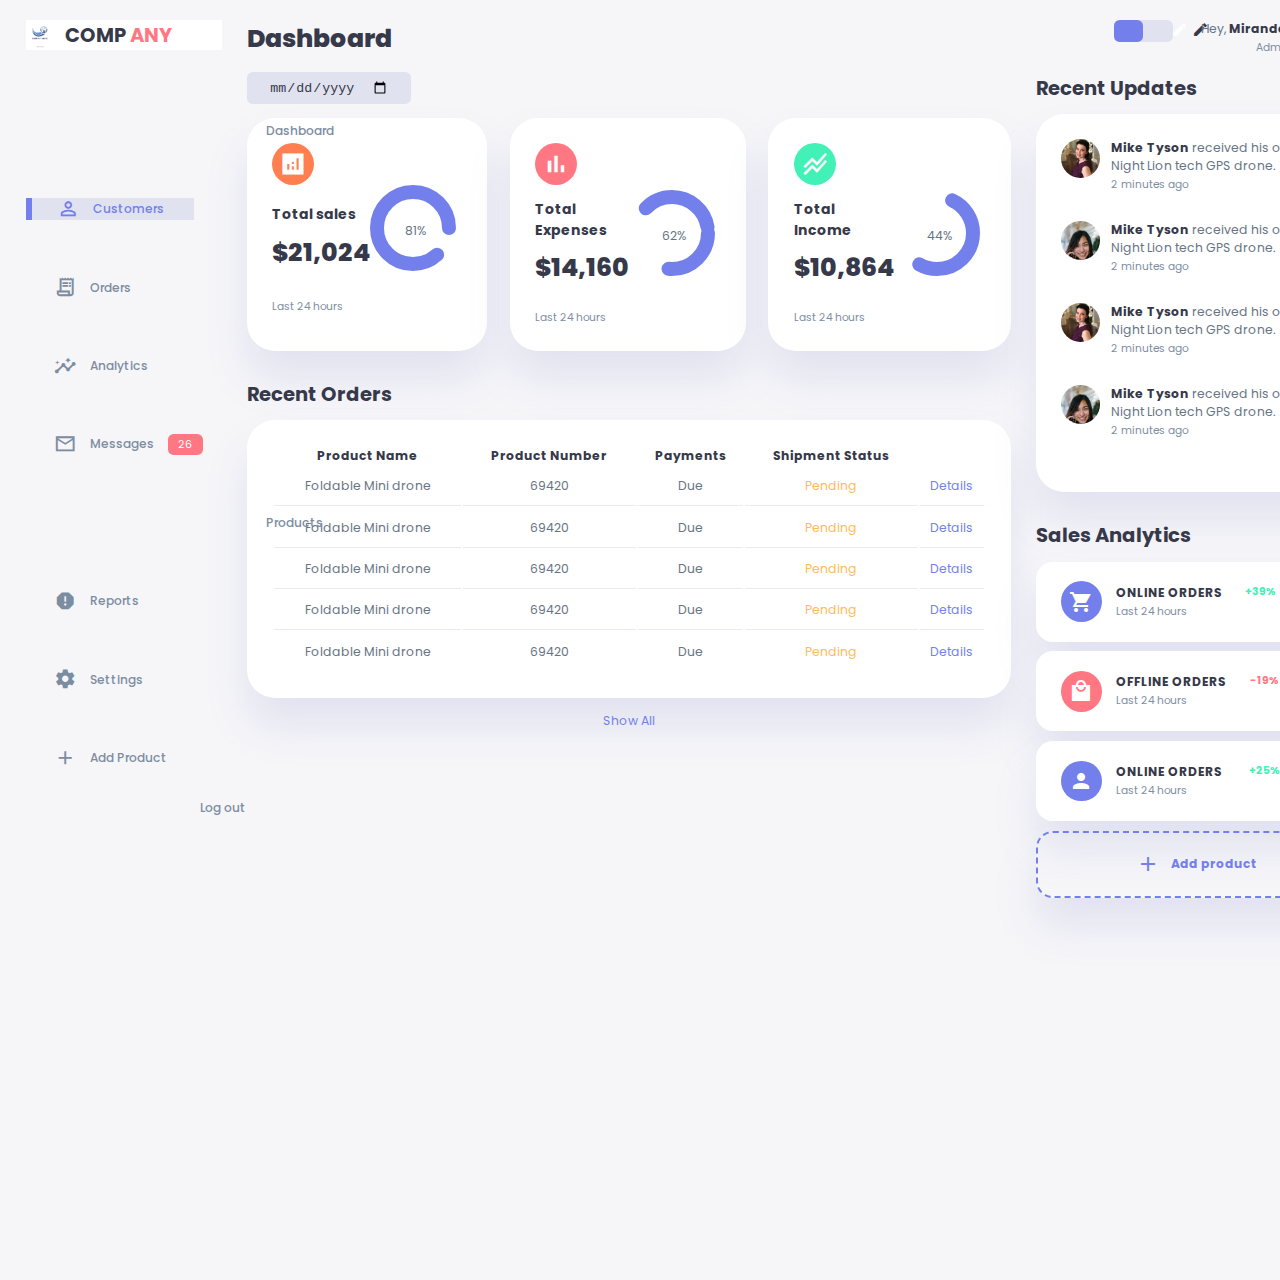
<file: index.html>
<!DOCTYPE html>
<html lang="en">

<head>
    <meta charset="UTF-8">
    <meta http-equiv="X-UA-Compatible" content="IE=edge">
    <meta name="viewport" content="width=device-width, initial-scale=1.0">
    <link rel="stylesheet" href="https://fonts.googleapis.com/icon?family=Material+Icons+Sharp">
    <link rel="stylesheet" href="style.css">
    <title>Main Page</title>
</head>

<body>
    <div class="container">
        <aside>
            <div class="top">
                <div class="logo">
                    <img src="./images/logo.png" alt="">
                    <h2>COMP <span class="danger">ANY</span></h2>
                </div>
                <div class="close" id="close-btn">
                    <span class="material-icons-sharp">close</span>
                </div>
            </div>

            <div class="sidebar">
                <a href="./index.html">
                    <span class="material-icons-sharp">grid_view</span>
                    <h3>Dashboard</h3>
                </a>
                <a href="./customers.html" class="active">
                    <span class="material-icons-sharp">person_outline</span>
                    <h3>Customers</h3>
                </a>
                <a href="./orders.html">
                    <span class="material-icons-sharp">receipt_long</span>
                    <h3>Orders</h3>
                </a>
                <a href="./analytics.html">
                    <span class="material-icons-sharp">insights</span>
                    <h3>Analytics</h3>
                </a>
                <a href="./messages.html">
                    <span class="material-icons-sharp">mail_outline</span>
                    <h3>Messages</h3>
                    <span class="message-count">26</span>
                </a>
                <a href="./orders.html">
                    <span class="material-icons-sharp">inventory</span>
                    <h3>Products</h3>
                </a>
                <a href="./reports.html">
                    <span class="material-icons-sharp">report</span>
                    <h3>Reports</h3>
                </a>
                <a href="./settings.html">
                    <span class="material-icons-sharp">settings</span>
                    <h3>Settings</h3>
                </a>
                <a href="./addproduct.html">
                    <span class="material-icons-sharp">add</span>
                    <h3>Add Product</h3>
                </a>
                <a href="./logout.html">
                    <span class="material-icons-sharp">logout</span>
                    <h3>Log out</h3>
                </a>
            </div>
        </aside>


        <!--END OF ASIDE-->

        <main>
            <h1>Dashboard</h1>
            <div class="date">
                <input type="date">
            </div>

            <div class="insights">
                <div class="sales">
                    <span class="material-icons-sharp">analytics</span>
                    <div class="middle">
                        <div class="left">
                            <h3>Total sales</h3>
                            <h1>$21,024</h1>
                        </div>
                        <div class="progress">
                            <svg>
                                <circle cx='38' cy="38" r="36">

                                </circle>
                            </svg>
                            <div class="number">
                                <p>81%</p>
                            </div>
                        </div>
                    </div>
                    <small class="text-muted">Last 24 hours</small>
                </div>

                <!--END OF SALES-->
                <div class="expenses">
                    <span class="material-icons-sharp">bar_chart</span>
                    <div class="middle">
                        <div class="left">
                            <h3>Total Expenses</h3>
                            <h1>$14,160</h1>
                        </div>
                        <div class="progress">
                            <svg>
                                <circle cx='38' cy="38" r="36">

                                </circle>
                            </svg>
                            <div class="number">
                                <p>62%</p>
                            </div>
                        </div>
                    </div>
                    <small class="text-muted">Last 24 hours</small>
                </div>

                <!--END OF EXPENSES-->

                <div class="income">
                    <span class="material-icons-sharp">stacked_line_chart</span>
                    <div class="middle">
                        <div class="left">
                            <h3>Total Income</h3>
                            <h1>$10,864</h1>
                        </div>
                        <div class="progress">
                            <svg>
                                <circle cx='38' cy="38" r="36">

                                </circle>
                            </svg>
                            <div class="number">
                                <p>44%</p>
                            </div>
                        </div>
                    </div>
                    <small class="text-muted">Last 24 hours</small>
                </div>
                <!--END OF INCOME-->

            </div>


            <div class="recent-orders">
                <h2>Recent Orders</h2>
                <table>
                    <thead>
                        <tr>
                            <th>Product Name</th>
                            <th>Product Number</th>
                            <th>Payments</th>
                            <th>Shipment Status</th>
                        </tr>
                    </thead>
                    <tbody>
                        <tr>
                            <td>Foldable Mini drone</td>
                            <td>69420</td>
                            <td>Due</td>
                            <td class="warning">Pending</td>
                            <td class="primary">Details</td>
                        </tr>
                        <tr>
                            <td>Foldable Mini drone</td>
                            <td>69420</td>
                            <td>Due</td>
                            <td class="warning">Pending</td>
                            <td class="primary">Details</td>
                        </tr>
                        <tr>
                            <td>Foldable Mini drone</td>
                            <td>69420</td>
                            <td>Due</td>
                            <td class="warning">Pending</td>
                            <td class="primary">Details</td>
                        </tr>
                        <tr>
                            <td>Foldable Mini drone</td>
                            <td>69420</td>
                            <td>Due</td>
                            <td class="warning">Pending</td>
                            <td class="primary">Details</td>
                        </tr>
                        <tr>
                            <td>Foldable Mini drone</td>
                            <td>69420</td>
                            <td>Due</td>
                            <td class="warning">Pending</td>
                            <td class="primary">Details</td>
                        </tr>
                    </tbody>
                </table>
                <a href="#">Show All</a>
            </div>
        </main>
        <!--END OF MAIN SECTION-->

        <div class="right">
            <div class="top">
                <button id="menu-btn">
                    <span class="material-icons-sharp">menu</span>
                </button>
                <div class="theme-toggler">
                        <span class="material-icons-sharp active">light_mode</span>
                        <span class="material-icons-sharp">dark_mode</span>
                    </div>
                    <div class="profile">
                        <div class="info">
                            <p>Hey,<b> Miranda!</b></p>
                            <small class="text-muted">Admin</small>
                        </div>
                            <div class="profile-photo">
                                <img src="./images/person.jpg" alt="">
                            </div>
                        
                    </div>
                </div>
                    <!--END OF TOP-->
                    <div class="recent-updates">
                        <h2>Recent Updates</h2>
                        <div class="updates">
                            <div class="update">
                                <div class="profile-photo">
                                    <img src="./images/person.jpg" alt="">
                                </div>
                                <div class="message">
                                    <p><b>Mike Tyson</b> received his order of Night Lion tech GPS drone.</p>
                                    <small class="text-muted">2 minutes ago</small>
                                </div>
                            </div>
                            <div class="update">
                                <div class="profile-photo">
                                    <img src="./images/person.4.jpg" alt="">
                                </div>
                                <div class="message">
                                    <p><b>Mike Tyson</b> received his order of Night Lion tech GPS drone.</p>
                                    <small class="text-muted">2 minutes ago</small>
                                </div>
                            </div>
                            <div class="update">
                                <div class="profile-photo">
                                    <img src="./images/person.jpg" alt="">
                                </div>
                                <div class="message">
                                    <p><b>Mike Tyson</b> received his order of Night Lion tech GPS drone.</p>
                                    <small class="text-muted">2 minutes ago</small>
                                </div>
                            </div>
                            <div class="update">
                                <div class="profile-photo">
                                    <img src="./images/person.4.jpg" alt="">
                                </div>
                                <div class="message">
                                    <p><b>Mike Tyson</b> received his order of Night Lion tech GPS drone.</p>
                                    <small class="text-muted">2 minutes ago</small>
                                </div>
                            </div>
                        </div>
                    </div>
                <!--END OF RECENT UPDATES-->
               <div class="sales-analytics">
                <h2>Sales Analytics</h2>
                <div class="item online">
                    <div class="icon">
                        <span class="material-icons-sharp">shopping_cart</span>
                    </div>
                    <div class="right">
                        <div class="info">
                            <h3>ONLINE ORDERS</h3>
                            <small class="text-muted">Last 24 hours</small>
                        </div>
                        <h5 class="success">+39%</h5>
                        <h3>3850</h3>
                    </div>
                </div>
                <div class="item offline">
                    <div class="icon">
                        <span class="material-icons-sharp">local_mall</span>
                    </div>
                    <div class="right">
                        <div class="info">
                            <h3>OFFLINE ORDERS</h3>
                            <small class="text-muted">Last 24 hours</small>
                        </div>
                        <h5 class="danger">-19%</h5>
                        <h3>1100</h3>
                    </div>
                </div>
                <div class="item customer">
                    <div class="icon">
                        <span class="material-icons-sharp">person</span>
                    </div>
                    <div class="right">
                        <div class="info">
                            <h3>ONLINE ORDERS</h3>
                            <small class="text-muted">Last 24 hours</small>
                        </div>
                        <h5 class="success">+25%</h5>
                        <h3>849</h3>
                    </div>
                </div>
                <div class="item add-product">
                    <div >
                       <span class="material-icons-sharp">add</span> 
                       <h3>Add product</h3>
                    </div>
                </div>
               </div>
            </div>
        </div>
    </body>
</html>
</file>
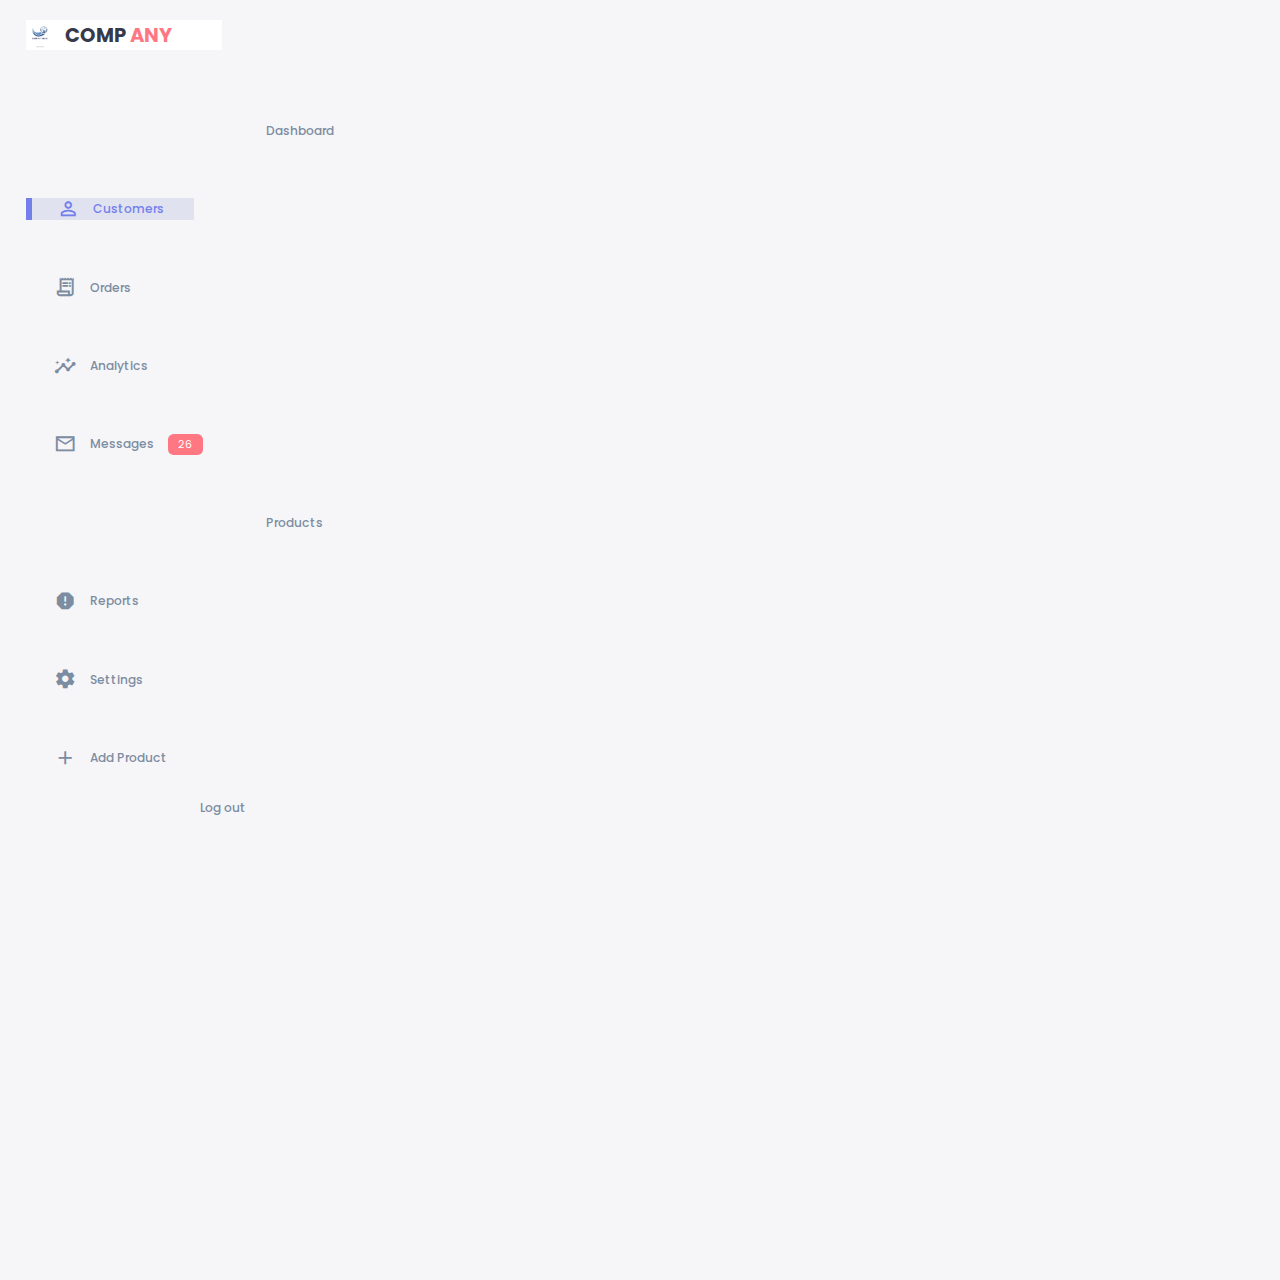
<file: addproduct.html>
<!DOCTYPE html>
<html lang="en">

<head>
    <meta charset="UTF-8">
    <meta http-equiv="X-UA-Compatible" content="IE=edge">
    <meta name="viewport" content="width=device-width, initial-scale=1.0">
    <link rel="stylesheet" href="https://fonts.googleapis.com/icon?family=Material+Icons+Sharp">
    <link rel="stylesheet" href="style.css">
    <title>Add Product</title>
</head>
<body>
    <div class="container">
        <aside>
            <div class="top">
                <div class="logo">
                    <img src="./images/logo.png" alt="">
                    <h2>COMP <span class="danger">ANY</span></h2>
                </div>
                <div class="close" id="close-btn">
                    <span class="material-icons-sharp">close</span>
                </div>
            </div>

            <div class="sidebar">
                <a href="./index.html">
                    <span class="material-icons-sharp">grid_view</span>
                    <h3>Dashboard</h3>
                </a>
                <a href="./customers.html" class="active">
                    <span class="material-icons-sharp">person_outline</span>
                    <h3>Customers</h3>
                </a>
                <a href="./orders.html">
                    <span class="material-icons-sharp">receipt_long</span>
                    <h3>Orders</h3>
                </a>
                <a href="./analytics.html">
                    <span class="material-icons-sharp">insights</span>
                    <h3>Analytics</h3>
                </a>
                <a href="./messages.html">
                    <span class="material-icons-sharp">mail_outline</span>
                    <h3>Messages</h3>
                    <span class="message-count">26</span>
                </a>
                <a href="./orders.html">
                    <span class="material-icons-sharp">inventory</span>
                    <h3>Products</h3>
                </a>
                <a href="./reports.html">
                    <span class="material-icons-sharp">report</span>
                    <h3>Reports</h3>
                </a>
                <a href="./settings.html">
                    <span class="material-icons-sharp">settings</span>
                    <h3>Settings</h3>
                </a>
                <a href="./addproduct.html">
                    <span class="material-icons-sharp">add</span>
                    <h3>Add Product</h3>
                </a>
                <a href="./logout.html">
                    <span class="material-icons-sharp">logout</span>
                    <h3>Log out</h3>
                </a>
            </div>
        </aside>
</body>
</html>
</file>
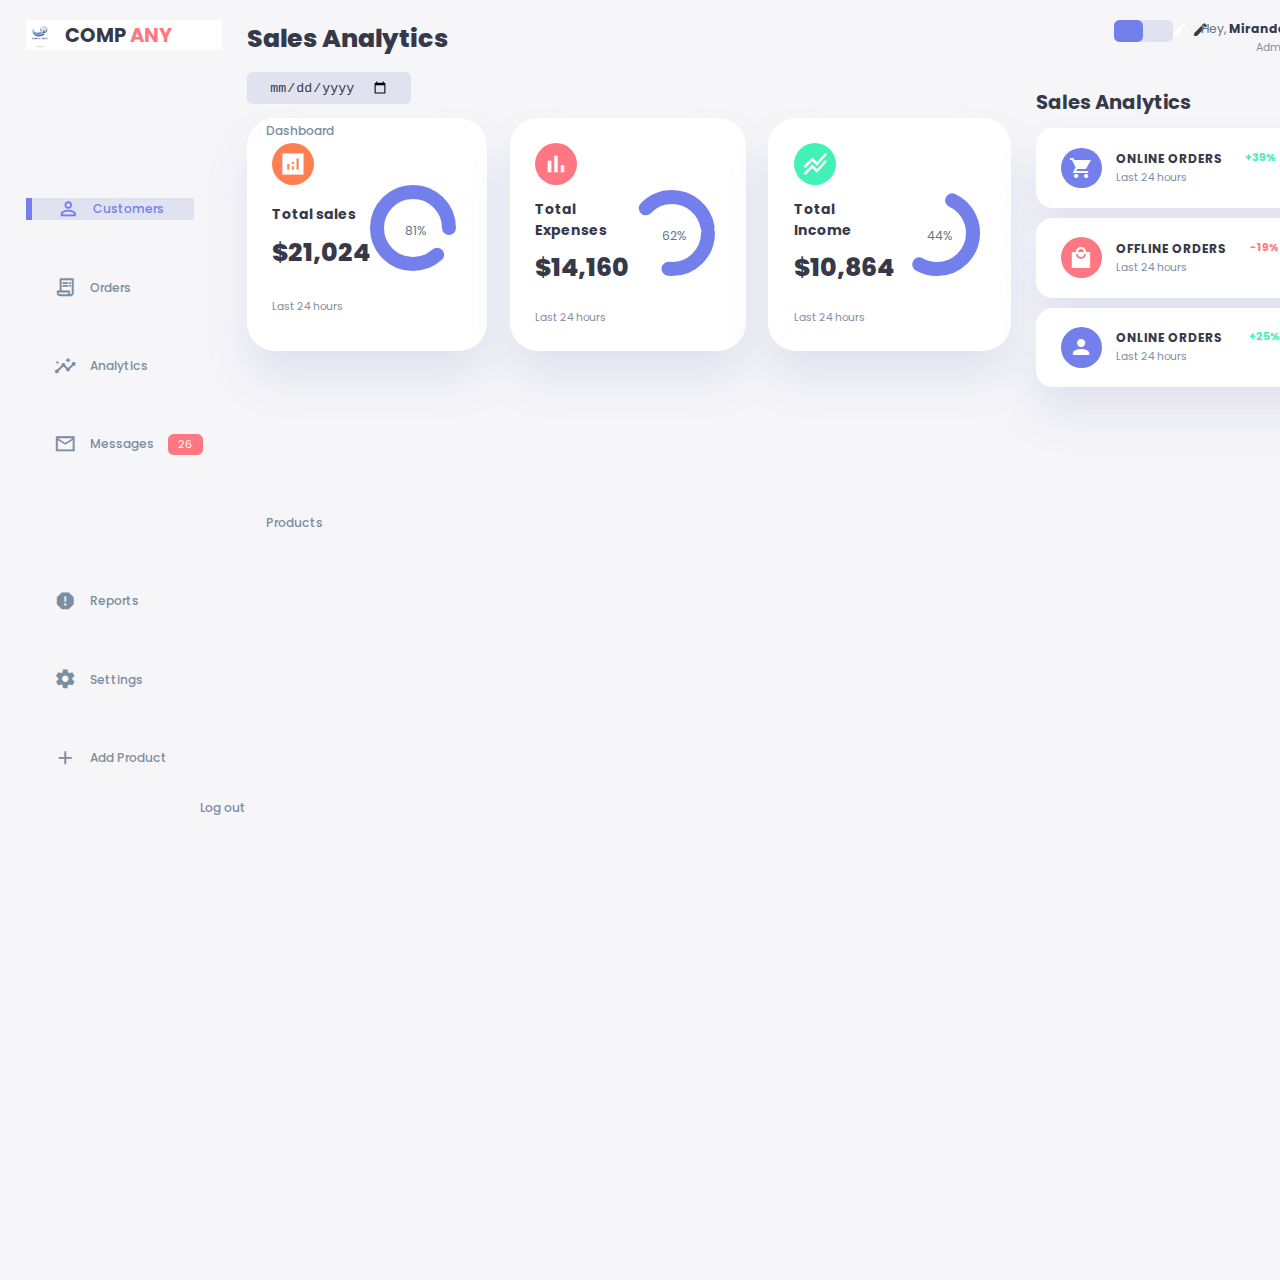
<file: analytics.html>
<!DOCTYPE html>
<html lang="en">

<head>
    <meta charset="UTF-8">
    <meta http-equiv="X-UA-Compatible" content="IE=edge">
    <meta name="viewport" content="width=device-width, initial-scale=1.0">
    <link rel="stylesheet" href="https://fonts.googleapis.com/icon?family=Material+Icons+Sharp">
    <link rel="stylesheet" href="style.css">
    <title>Analytics</title>
</head>
<body>
    <div class="container">
        <aside>
            <div class="top">
                <div class="logo">
                    <img src="./images/logo.png" alt="">
                    <h2>COMP <span class="danger">ANY</span></h2>
                </div>
                <div class="close" id="close-btn">
                    <span class="material-icons-sharp">close</span>
                </div>
            </div>

            <div class="sidebar">
                <a href="./index.html">
                    <span class="material-icons-sharp">grid_view</span>
                    <h3>Dashboard</h3>
                </a>
                <a href="./customers.html" class="active">
                    <span class="material-icons-sharp">person_outline</span>
                    <h3>Customers</h3>
                </a>
                <a href="./orders.html">
                    <span class="material-icons-sharp">receipt_long</span>
                    <h3>Orders</h3>
                </a>
                <a href="./analytics.html">
                    <span class="material-icons-sharp">insights</span>
                    <h3>Analytics</h3>
                </a>
                <a href="./messages.html">
                    <span class="material-icons-sharp">mail_outline</span>
                    <h3>Messages</h3>
                    <span class="message-count">26</span>
                </a>
                <a href="./orders.html">
                    <span class="material-icons-sharp">inventory</span>
                    <h3>Products</h3>
                </a>
                <a href="./reports.html">
                    <span class="material-icons-sharp">report</span>
                    <h3>Reports</h3>
                </a>
                <a href="./settings.html">
                    <span class="material-icons-sharp">settings</span>
                    <h3>Settings</h3>
                </a>
                <a href="./addproduct.html">
                    <span class="material-icons-sharp">add</span>
                    <h3>Add Product</h3>
                </a>
                <a href="./logout.html">
                    <span class="material-icons-sharp">logout</span>
                    <h3>Log out</h3>
                </a>
            </div>
        </aside>

        <main>
            <h1>Sales Analytics</h1>
            <div class="date">
                <input type="date">
            </div>

            <div class="insights">
                <div class="sales">
                    <span class="material-icons-sharp">analytics</span>
                    <div class="middle">
                        <div class="left">
                            <h3>Total sales</h3>
                            <h1>$21,024</h1>
                        </div>
                        <div class="progress">
                            <svg>
                                <circle cx='38' cy="38" r="36">

                                </circle>
                            </svg>
                            <div class="number">
                                <p>81%</p>
                            </div>
                        </div>
                    </div>
                    <small class="text-muted">Last 24 hours</small>
                </div>

                <!--END OF SALES-->
                <div class="expenses">
                    <span class="material-icons-sharp">bar_chart</span>
                    <div class="middle">
                        <div class="left">
                            <h3>Total Expenses</h3>
                            <h1>$14,160</h1>
                        </div>
                        <div class="progress">
                            <svg>
                                <circle cx='38' cy="38" r="36">

                                </circle>
                            </svg>
                            <div class="number">
                                <p>62%</p>
                            </div>
                        </div>
                    </div>
                    <small class="text-muted">Last 24 hours</small>
                </div>

                <!--END OF EXPENSES-->

                <div class="income">
                    <span class="material-icons-sharp">stacked_line_chart</span>
                    <div class="middle">
                        <div class="left">
                            <h3>Total Income</h3>
                            <h1>$10,864</h1>
                        </div>
                        <div class="progress">
                            <svg>
                                <circle cx='38' cy="38" r="36">

                                </circle>
                            </svg>
                            <div class="number">
                                <p>44%</p>
                            </div>
                        </div>
                    </div>
                    <small class="text-muted">Last 24 hours</small>
                </div>
                <!--END OF INCOME-->

            </div>


            
        </main>
        <!--END OF MAIN SECTION-->

        <div class="right">
            <div class="top">
                <button id="menu-btn">
                    <span class="material-icons-sharp">menu</span>
                </button>
                <div class="theme-toggler">
                        <span class="material-icons-sharp active">light_mode</span>
                        <span class="material-icons-sharp">dark_mode</span>
                    </div>
                    <div class="profile">
                        <div class="info">
                            <p>Hey,<b> Miranda!</b></p>
                            <small class="text-muted">Admin</small>
                        </div>
                            <div class="profile-photo">
                                <img src="./images/person.jpg" alt="">
                            </div>
                        
                    </div>
                </div>
                    
               <div class="sales-analytics">
                <h2>Sales Analytics</h2>
                <div class="item online">
                    <div class="icon">
                        <span class="material-icons-sharp">shopping_cart</span>
                    </div>
                    <div class="right">
                        <div class="info">
                            <h3>ONLINE ORDERS</h3>
                            <small class="text-muted">Last 24 hours</small>
                        </div>
                        <h5 class="success">+39%</h5>
                        <h3>3850</h3>
                    </div>
                </div>
                <div class="item offline">
                    <div class="icon">
                        <span class="material-icons-sharp">local_mall</span>
                    </div>
                    <div class="right">
                        <div class="info">
                            <h3>OFFLINE ORDERS</h3>
                            <small class="text-muted">Last 24 hours</small>
                        </div>
                        <h5 class="danger">-19%</h5>
                        <h3>1100</h3>
                    </div>
                </div>
                <div class="item customer">
                    <div class="icon">
                        <span class="material-icons-sharp">person</span>
                    </div>
                    <div class="right">
                        <div class="info">
                            <h3>ONLINE ORDERS</h3>
                            <small class="text-muted">Last 24 hours</small>
                        </div>
                        <h5 class="success">+25%</h5>
                        <h3>849</h3>
                    </div>
                </div>
              
               </div>
            </div>
        </div>
    </body>
</html>

        

</body>
</html>
</file>
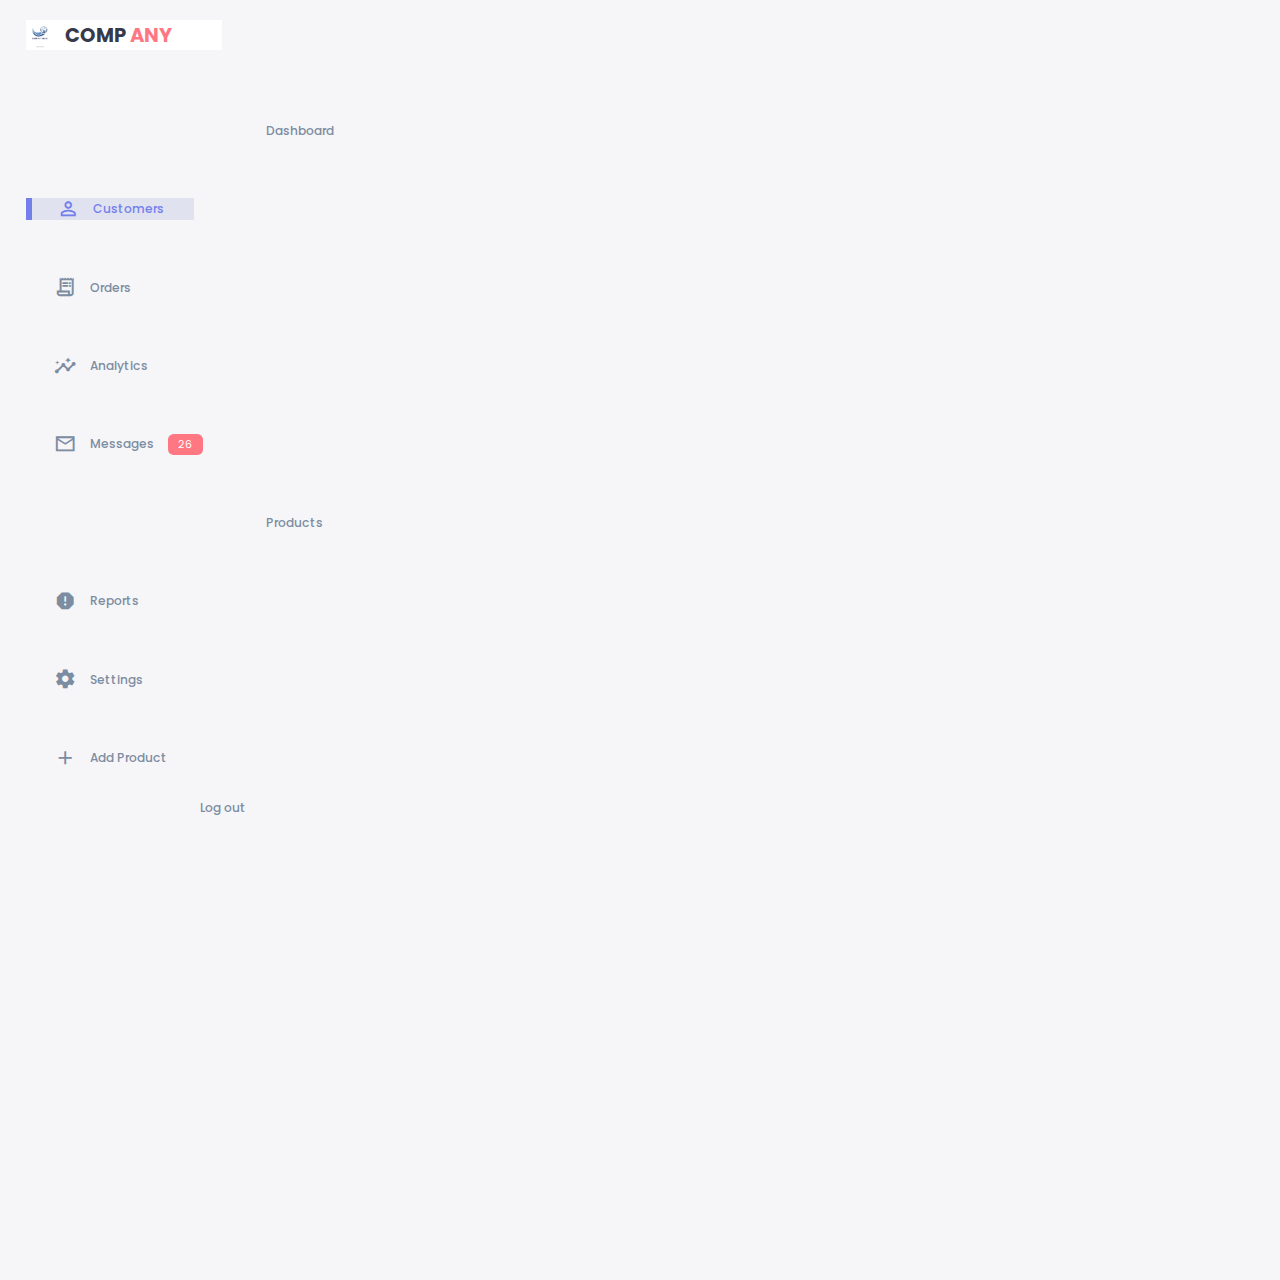
<file: customers.html>
<!DOCTYPE html>
<html lang="en">
<head>
    <meta charset="UTF-8">
    <meta http-equiv="X-UA-Compatible" content="IE=edge">
    <meta name="viewport" content="width=device-width, initial-scale=1.0">
    <link rel="stylesheet" href="https://fonts.googleapis.com/icon?family=Material+Icons+Sharp">
    <link rel="stylesheet" href="style.css">
    <title>Customers</title>
</head>
<body>
    <div class="container">
        <aside>
            <div class="top">
                <div class="logo">
                    <img src="./images/logo.png" alt="">
                    <h2>COMP <span class="danger">ANY</span></h2>
                </div>
                <div class="close" id="close-btn">
                    <span class="material-icons-sharp">close</span>
                </div>
            </div>

            <div class="sidebar">
                <a href="./index.html">
                    <span class="material-icons-sharp">grid_view</span>
                    <h3>Dashboard</h3>
                </a>
                <a href="./customers.html" class="active">
                    <span class="material-icons-sharp">person_outline</span>
                    <h3>Customers</h3>
                </a>
                <a href="./orders.html">
                    <span class="material-icons-sharp">receipt_long</span>
                    <h3>Orders</h3>
                </a>
                <a href="./analytics.html">
                    <span class="material-icons-sharp">insights</span>
                    <h3>Analytics</h3>
                </a>
                <a href="./messages.html">
                    <span class="material-icons-sharp">mail_outline</span>
                    <h3>Messages</h3>
                    <span class="message-count">26</span>
                </a>
                <a href="./orders.html">
                    <span class="material-icons-sharp">inventory</span>
                    <h3>Products</h3>
                </a>
                <a href="./reports.html">
                    <span class="material-icons-sharp">report</span>
                    <h3>Reports</h3>
                </a>
                <a href="./settings.html">
                    <span class="material-icons-sharp">settings</span>
                    <h3>Settings</h3>
                </a>
                <a href="./addproduct.html">
                    <span class="material-icons-sharp">add</span>
                    <h3>Add Product</h3>
                </a>
                <a href="./logout.html">
                    <span class="material-icons-sharp">logout</span>
                    <h3>Log out</h3>
                </a>
            </div>
        </aside>

        
</body>
</html>
</file>
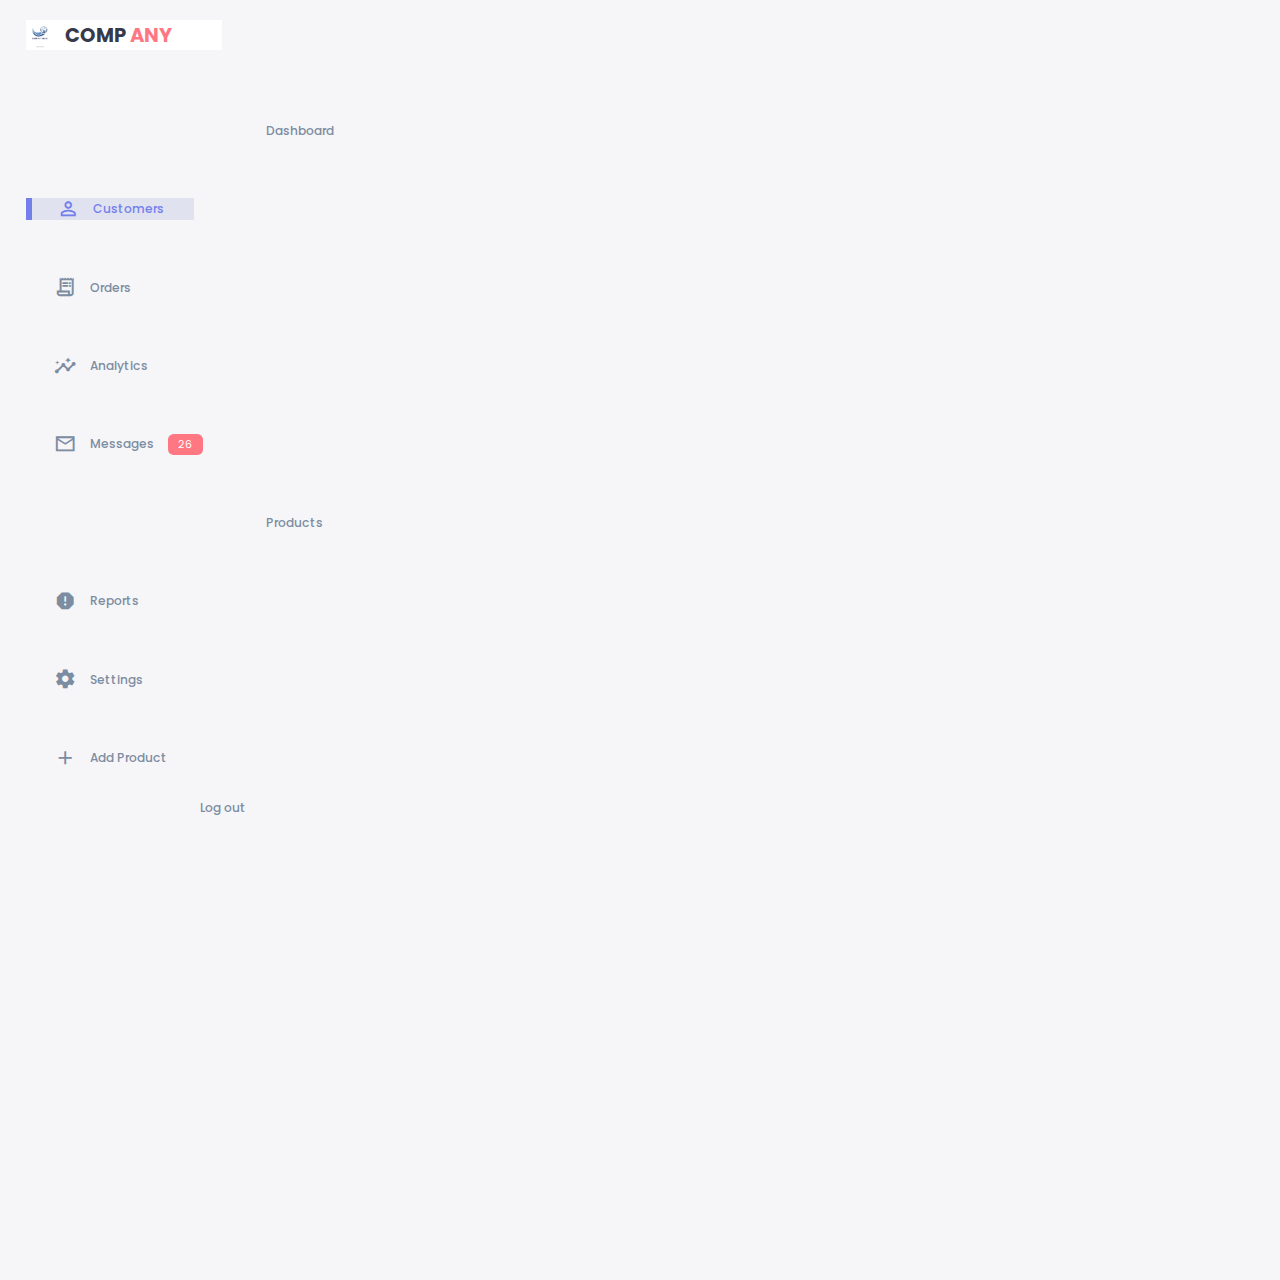
<file: logout.html>
<!DOCTYPE html>
<html lang="en">

<head>
    <meta charset="UTF-8">
    <meta http-equiv="X-UA-Compatible" content="IE=edge">
    <meta name="viewport" content="width=device-width, initial-scale=1.0">
    <link rel="stylesheet" href="https://fonts.googleapis.com/icon?family=Material+Icons+Sharp">
    <link rel="stylesheet" href="style.css">
    <title>Log out</title>
</head>
<body>
    
    <div class="container">
        <aside>
            <div class="top">
                <div class="logo">
                    <img src="./images/logo.png" alt="">
                    <h2>COMP <span class="danger">ANY</span></h2>
                </div>
                <div class="close" id="close-btn">
                    <span class="material-icons-sharp">close</span>
                </div>
            </div>

            <div class="sidebar">
                <a href="./index.html">
                    <span class="material-icons-sharp">grid_view</span>
                    <h3>Dashboard</h3>
                </a>
                <a href="./customers.html" class="active">
                    <span class="material-icons-sharp">person_outline</span>
                    <h3>Customers</h3>
                </a>
                <a href="./orders.html">
                    <span class="material-icons-sharp">receipt_long</span>
                    <h3>Orders</h3>
                </a>
                <a href="./analytics.html">
                    <span class="material-icons-sharp">insights</span>
                    <h3>Analytics</h3>
                </a>
                <a href="./messages.html">
                    <span class="material-icons-sharp">mail_outline</span>
                    <h3>Messages</h3>
                    <span class="message-count">26</span>
                </a>
                <a href="./orders.html">
                    <span class="material-icons-sharp">inventory</span>
                    <h3>Products</h3>
                </a>
                <a href="./reports.html">
                    <span class="material-icons-sharp">report</span>
                    <h3>Reports</h3>
                </a>
                <a href="./settings.html">
                    <span class="material-icons-sharp">settings</span>
                    <h3>Settings</h3>
                </a>
                <a href="./addproduct.html">
                    <span class="material-icons-sharp">add</span>
                    <h3>Add Product</h3>
                </a>
                <a href="./logout.html">
                    <span class="material-icons-sharp">logout</span>
                    <h3>Log out</h3>
                </a>
            </div>
        </aside>


</body>
</html>
</file>
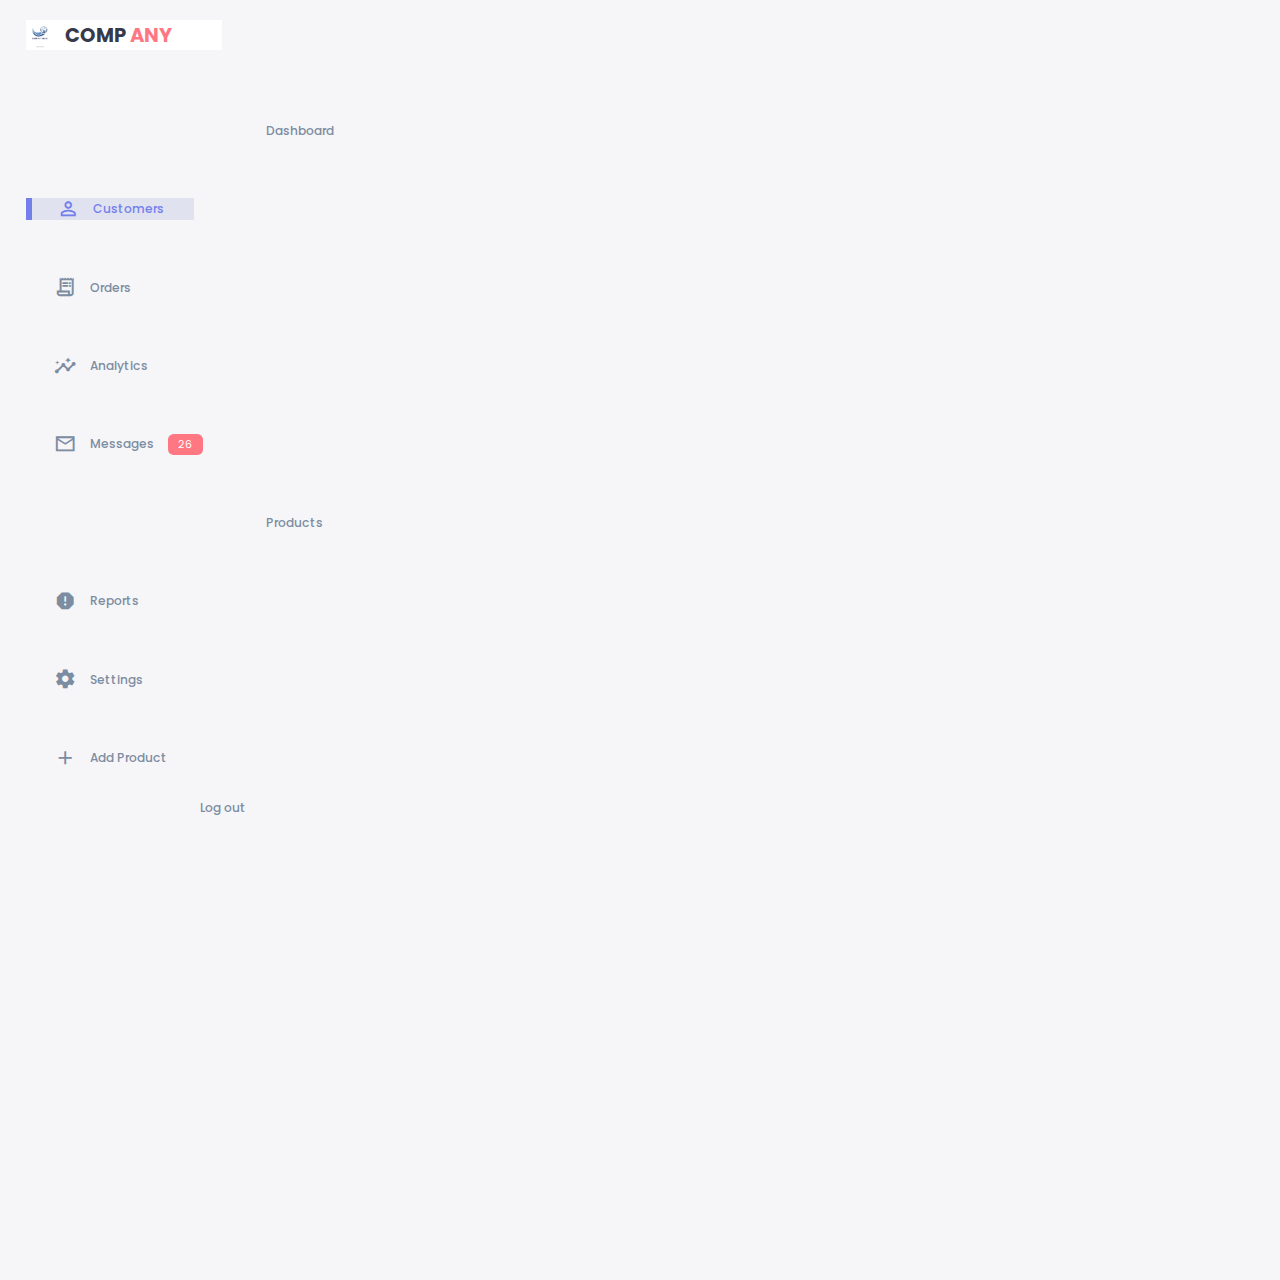
<file: messages.html>
<!DOCTYPE html>
<html lang="en">

<head>
    <meta charset="UTF-8">
    <meta http-equiv="X-UA-Compatible" content="IE=edge">
    <meta name="viewport" content="width=device-width, initial-scale=1.0">
    <link rel="stylesheet" href="https://fonts.googleapis.com/icon?family=Material+Icons+Sharp">
    <link rel="stylesheet" href="style.css">
    <title>Messages</title>
</head>

<body>
    <div class="container">
    <aside>
        <div class="top">
            <div class="logo">
                <img src="./images/logo.png" alt="">
                <h2>COMP <span class="danger">ANY</span></h2>
            </div>
            <div class="close" id="close-btn">
                <span class="material-icons-sharp">close</span>
            </div>
        </div>

        <div class="sidebar">
            <a href="./index.html">
                <span class="material-icons-sharp">grid_view</span>
                <h3>Dashboard</h3>
            </a>
            <a href="./customers.html" class="active">
                <span class="material-icons-sharp">person_outline</span>
                <h3>Customers</h3>
            </a>
            <a href="./orders.html">
                <span class="material-icons-sharp">receipt_long</span>
                <h3>Orders</h3>
            </a>
            <a href="./analytics.html">
                <span class="material-icons-sharp">insights</span>
                <h3>Analytics</h3>
            </a>
            <a href="./messages.html">
                <span class="material-icons-sharp">mail_outline</span>
                <h3>Messages</h3>
                <span class="message-count">26</span>
            </a>
            <a href="./orders.html">
                <span class="material-icons-sharp">inventory</span>
                <h3>Products</h3>
            </a>
            <a href="./reports.html">
                <span class="material-icons-sharp">report</span>
                <h3>Reports</h3>
            </a>
            <a href="./settings.html">
                <span class="material-icons-sharp">settings</span>
                <h3>Settings</h3>
            </a>
            <a href="./addproduct.html">
                <span class="material-icons-sharp">add</span>
                <h3>Add Product</h3>
            </a>
            <a href="./logout.html">
                <span class="material-icons-sharp">logout</span>
                <h3>Log out</h3>
            </a>
        </div>
    </aside>
</body>



</html>
</file>
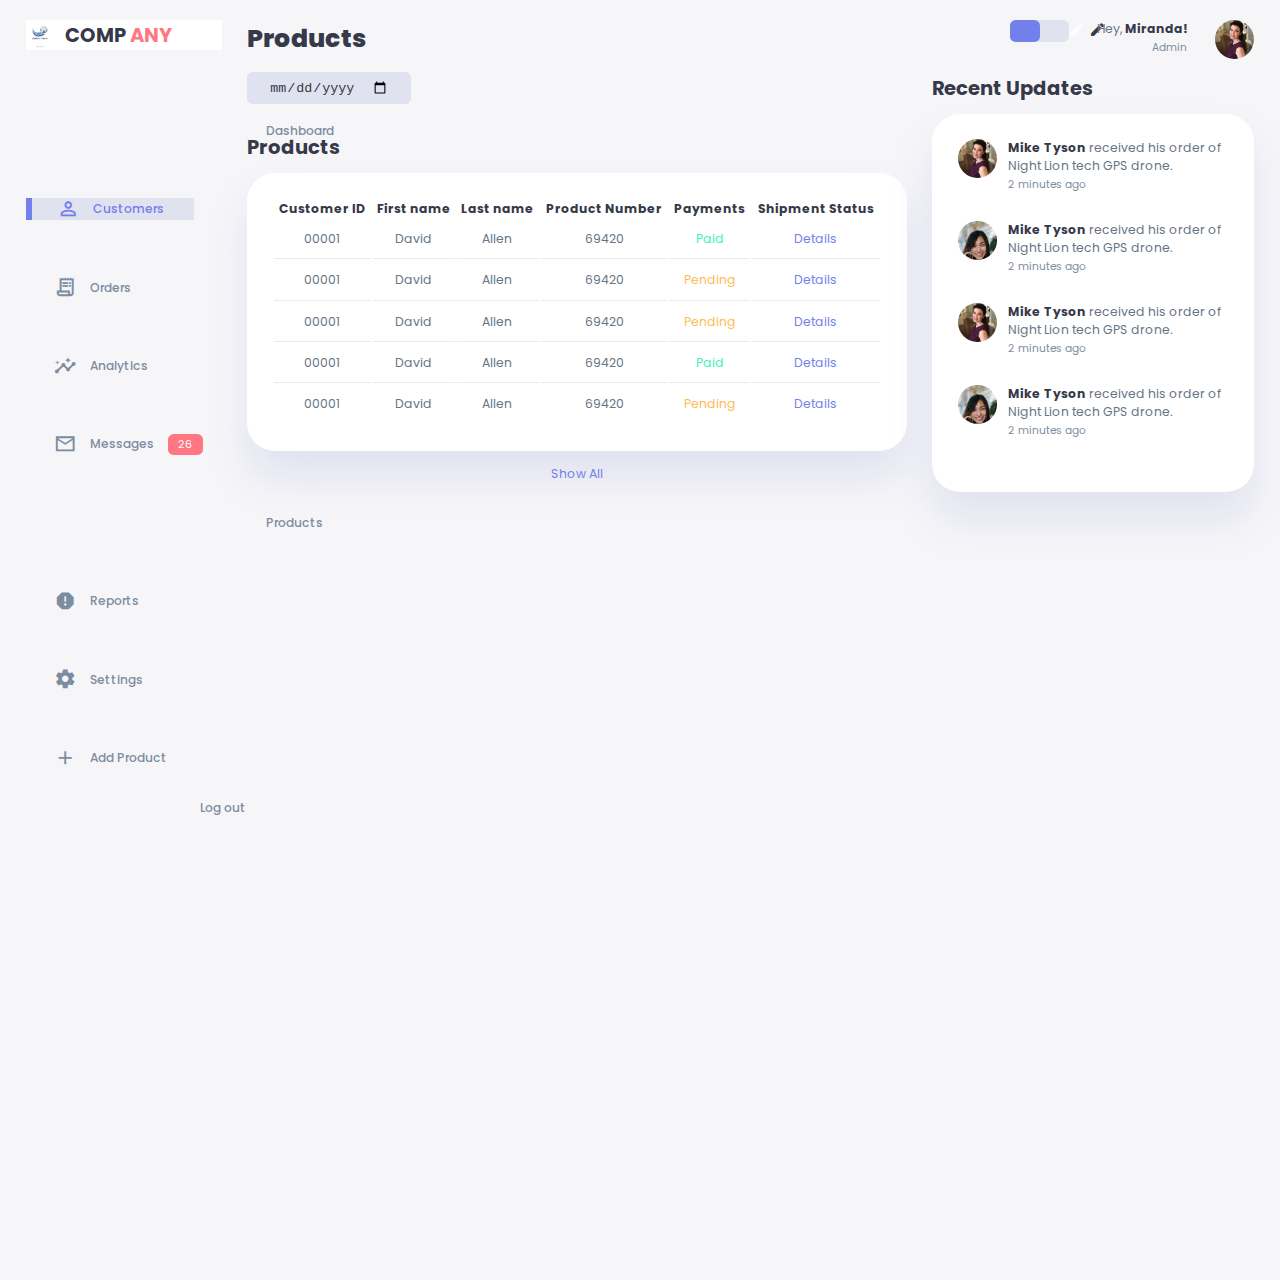
<file: orders.html>
<!DOCTYPE html>
<html lang="en">
<head>
    <meta charset="UTF-8">
    <meta http-equiv="X-UA-Compatible" content="IE=edge">
    <meta name="viewport" content="width=device-width, initial-scale=1.0">
    <link rel="stylesheet" href="https://fonts.googleapis.com/icon?family=Material+Icons+Sharp">
    <link rel="stylesheet" href="style.css">
    <title>Orders</title>
</head>
<body>
    <div class="container">
        <aside>
            <div class="top">
                <div class="logo">
                    <img src="./images/logo.png" alt="">
                    <h2>COMP <span class="danger">ANY</span></h2>
                </div>
                <div class="close" id="close-btn">
                    <span class="material-icons-sharp">close</span>
                </div>
            </div>

            <div class="sidebar">
                <a href="./index.html">
                    <span class="material-icons-sharp">grid_view</span>
                    <h3>Dashboard</h3>
                </a>
                <a href="./customers.html" class="active">
                    <span class="material-icons-sharp">person_outline</span>
                    <h3>Customers</h3>
                </a>
                <a href="./orders.html">
                    <span class="material-icons-sharp">receipt_long</span>
                    <h3>Orders</h3>
                </a>
                <a href="./analytics.html">
                    <span class="material-icons-sharp">insights</span>
                    <h3>Analytics</h3>
                </a>
                <a href="./messages.html">
                    <span class="material-icons-sharp">mail_outline</span>
                    <h3>Messages</h3>
                    <span class="message-count">26</span>
                </a>
                <a href="./orders.html">
                    <span class="material-icons-sharp">inventory</span>
                    <h3>Products</h3>
                </a>
                <a href="./reports.html">
                    <span class="material-icons-sharp">report</span>
                    <h3>Reports</h3>
                </a>
                <a href="./settings.html">
                    <span class="material-icons-sharp">settings</span>
                    <h3>Settings</h3>
                </a>
                <a href="./addproduct.html">
                    <span class="material-icons-sharp">add</span>
                    <h3>Add Product</h3>
                </a>
                <a href="./logout.html">
                    <span class="material-icons-sharp">logout</span>
                    <h3>Log out</h3>
                </a>
            </div>
        </aside>

        <main>
            <h1>Products</h1>
            <div class="date">
                <input type="date">
            </div>

            <div class="insights">


           

            </div>


            <div class="recent-orders">
                <h2>Products</h2>
                <table>
                    <thead>
                        <tr>
                            <th>Customer ID</th>
                            <th>First name</th>
                            <th>Last name</th>
                            <th>Product Number</th>
                            <th>Payments</th>
                            <th>Shipment Status</th>
                        </tr>
                    </thead>
                    <tbody>
                        <tr>
                            <td>00001</td>
                            <td>David</td>
                            <td>Allen</td>
                            <td>69420</td>
                            <td class="success">Paid</td>
                            <td class="primary">Details</td>
                        </tr>
                        <tr>
                            <td>00001</td>
                            <td>David</td>
                            <td>Allen</td>
                            <td>69420</td>
                            <td class="warning">Pending</td>
                            <td class="primary">Details</td>
                        </tr>
                        <tr>
                            <td>00001</td>
                            <td>David</td>
                            <td>Allen</td>
                            <td>69420</td>
                            <td class="warning">Pending</td>
                            <td class="primary">Details</td>
                        </tr>
                        <tr>
                            <td>00001</td>
                            <td>David</td>
                            <td>Allen</td>
                            <td>69420</td>
                            <td class="success">Paid</td>
                            <td class="primary">Details</td>
                        </tr>
                        <tr>
                            <td>00001</td>
                            <td>David</td>
                            <td>Allen</td>
                            <td>69420</td>
                            <td class="warning">Pending</td>
                            <td class="primary">Details</td>
                        </tr>
                    </tbody>
                </table>
                <a href="#">Show All</a>
            </div>
        </main>
       
        <div class="right">
            <div class="top">
                <button id="menu-btn">
                    <span class="material-icons-sharp">menu</span>
                </button>
                <div class="theme-toggler">
                        <span class="material-icons-sharp active">light_mode</span>
                        <span class="material-icons-sharp">dark_mode</span>
                    </div>
                    <div class="profile">
                        <div class="info">
                            <p>Hey,<b> Miranda!</b></p>
                            <small class="text-muted">Admin</small>
                        </div>
                            <div class="profile-photo">
                                <img src="./images/person.jpg" alt="">
                            </div>
                        
                    </div>
                </div>

                <div class="recent-updates">
                    <h2>Recent Updates</h2>
                    <div class="updates">
                        <div class="update">
                            <div class="profile-photo">
                                <img src="./images/person.jpg" alt="">
                            </div>
                            <div class="message">
                                <p><b>Mike Tyson</b> received his order of Night Lion tech GPS drone.</p>
                                <small class="text-muted">2 minutes ago</small>
                            </div>
                        </div>
                        <div class="update">
                            <div class="profile-photo">
                                <img src="./images/person.4.jpg" alt="">
                            </div>
                            <div class="message">
                                <p><b>Mike Tyson</b> received his order of Night Lion tech GPS drone.</p>
                                <small class="text-muted">2 minutes ago</small>
                            </div>
                        </div>
                        <div class="update">
                            <div class="profile-photo">
                                <img src="./images/person.jpg" alt="">
                            </div>
                            <div class="message">
                                <p><b>Mike Tyson</b> received his order of Night Lion tech GPS drone.</p>
                                <small class="text-muted">2 minutes ago</small>
                            </div>
                        </div>
                        <div class="update">
                            <div class="profile-photo">
                                <img src="./images/person.4.jpg" alt="">
                            </div>
                            <div class="message">
                                <p><b>Mike Tyson</b> received his order of Night Lion tech GPS drone.</p>
                                <small class="text-muted">2 minutes ago</small>
                            </div>
                        </div>
                    </div>
                </div>
</body>
</html>
</file>
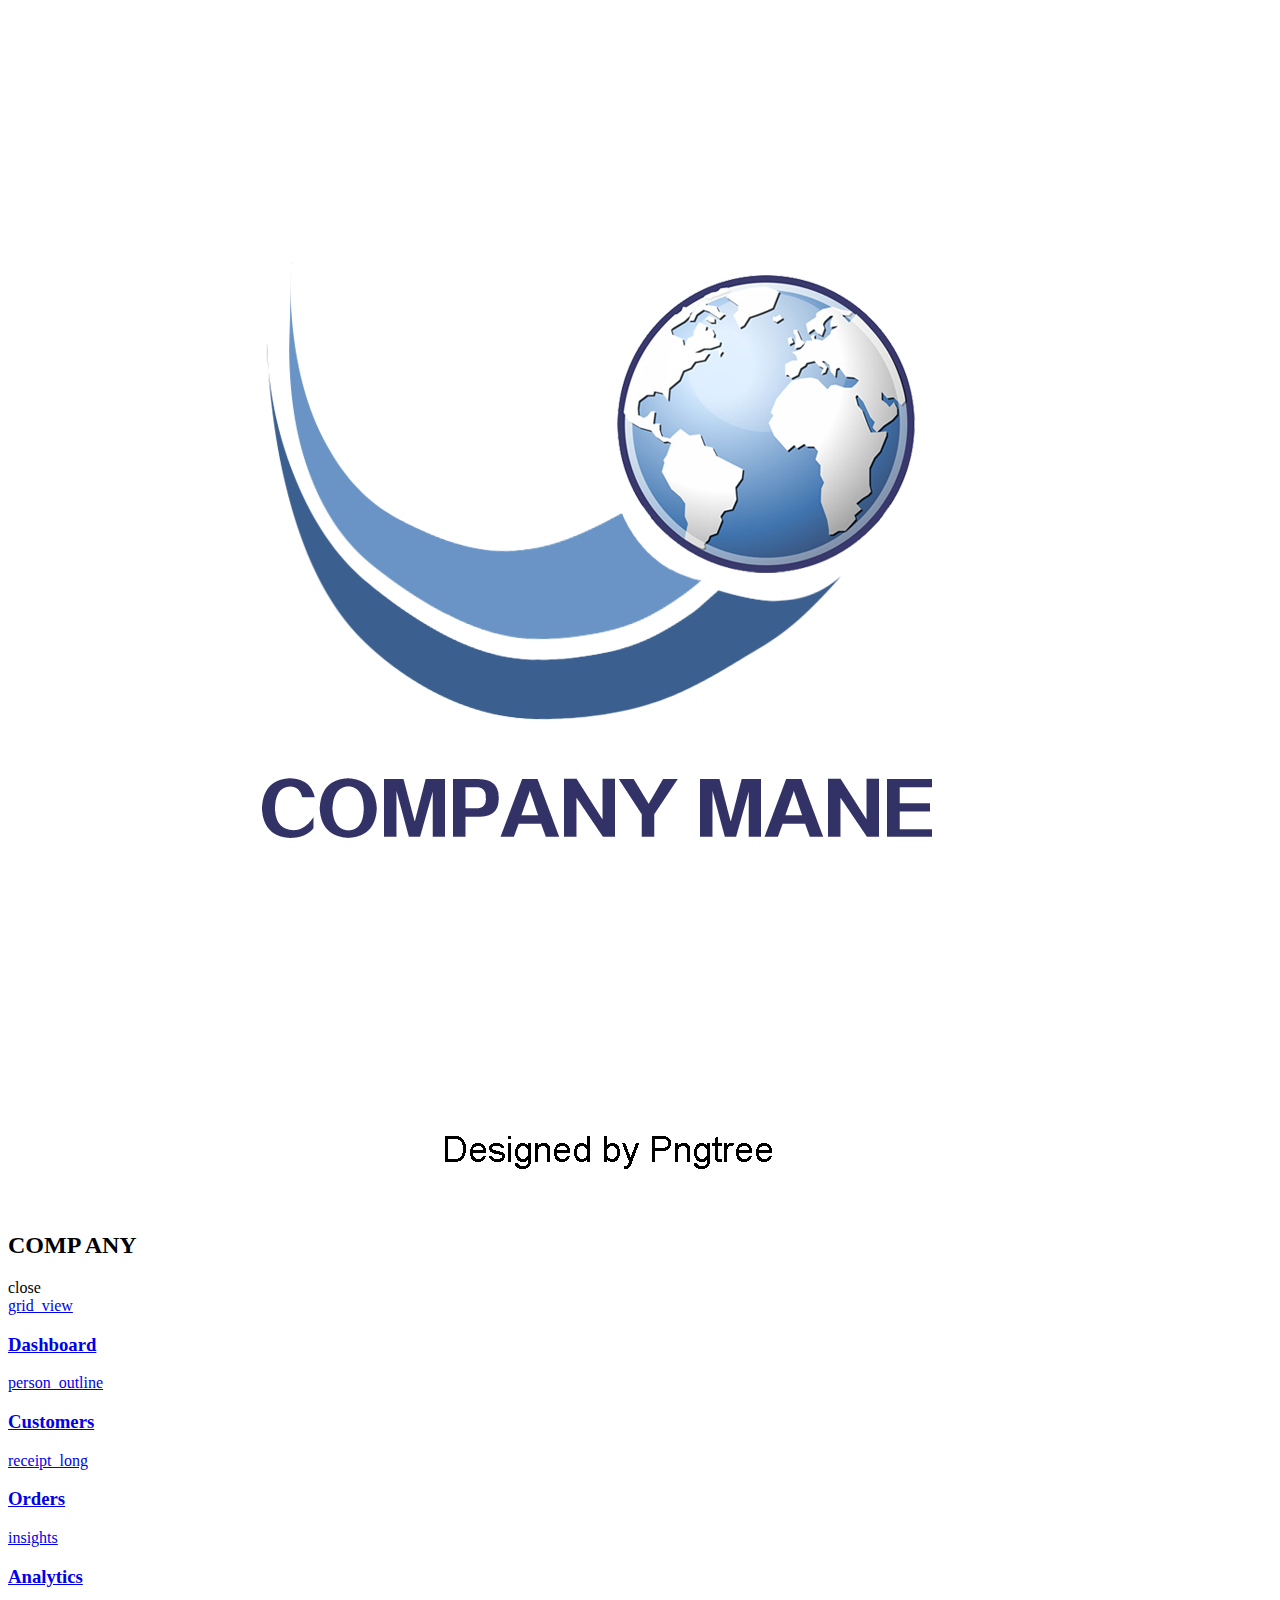
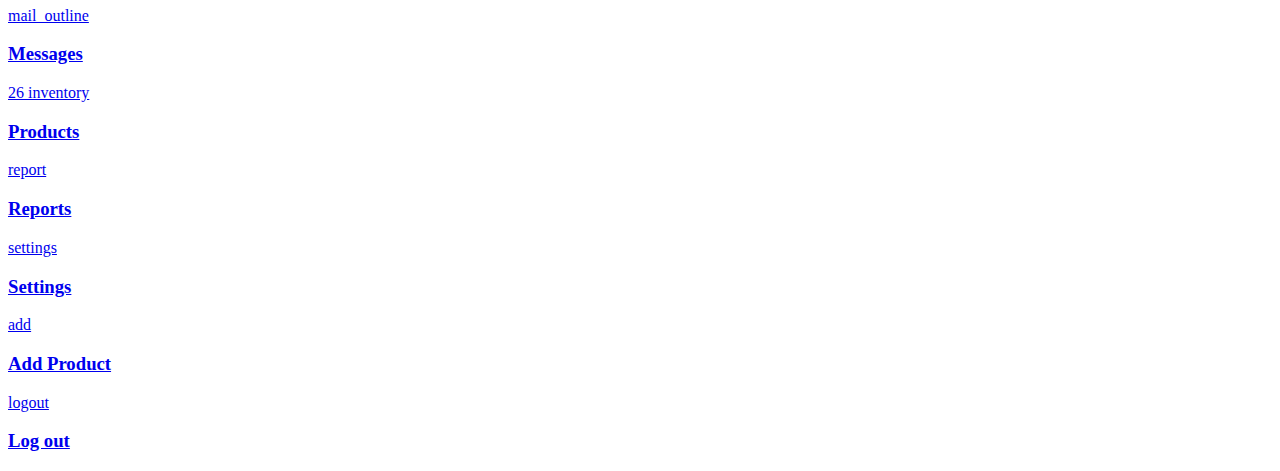
<file: products.html>
<!DOCTYPE html>
<html lang="en">
<head>
    <meta charset="UTF-8">
    <meta http-equiv="X-UA-Compatible" content="IE=edge">
    <meta name="viewport" content="width=device-width, initial-scale=1.0">
    <title>Products</title>
</head>
<body>
    <div class="container">
        <aside>
            <div class="top">
                <div class="logo">
                    <img src="./images/logo.png" alt="">
                    <h2>COMP <span class="danger">ANY</span></h2>
                </div>
                <div class="close" id="close-btn">
                    <span class="material-icons-sharp">close</span>
                </div>
            </div>

            <div class="sidebar">
                <a href="./index.html">
                    <span class="material-icons-sharp">grid_view</span>
                    <h3>Dashboard</h3>
                </a>
                <a href="./customers.html" class="active">
                    <span class="material-icons-sharp">person_outline</span>
                    <h3>Customers</h3>
                </a>
                <a href="./orders.html">
                    <span class="material-icons-sharp">receipt_long</span>
                    <h3>Orders</h3>
                </a>
                <a href="./analytics.html">
                    <span class="material-icons-sharp">insights</span>
                    <h3>Analytics</h3>
                </a>
                <a href="./messages.html">
                    <span class="material-icons-sharp">mail_outline</span>
                    <h3>Messages</h3>
                    <span class="message-count">26</span>
                </a>
                <a href="./orders.html">
                    <span class="material-icons-sharp">inventory</span>
                    <h3>Products</h3>
                </a>
                <a href="./reports.html">
                    <span class="material-icons-sharp">report</span>
                    <h3>Reports</h3>
                </a>
                <a href="./settings.html">
                    <span class="material-icons-sharp">settings</span>
                    <h3>Settings</h3>
                </a>
                <a href="./addproduct.html">
                    <span class="material-icons-sharp">add</span>
                    <h3>Add Product</h3>
                </a>
                <a href="./logout.html">
                    <span class="material-icons-sharp">logout</span>
                    <h3>Log out</h3>
                </a>
            </div>
        </aside>

</body>
</html>
</file>
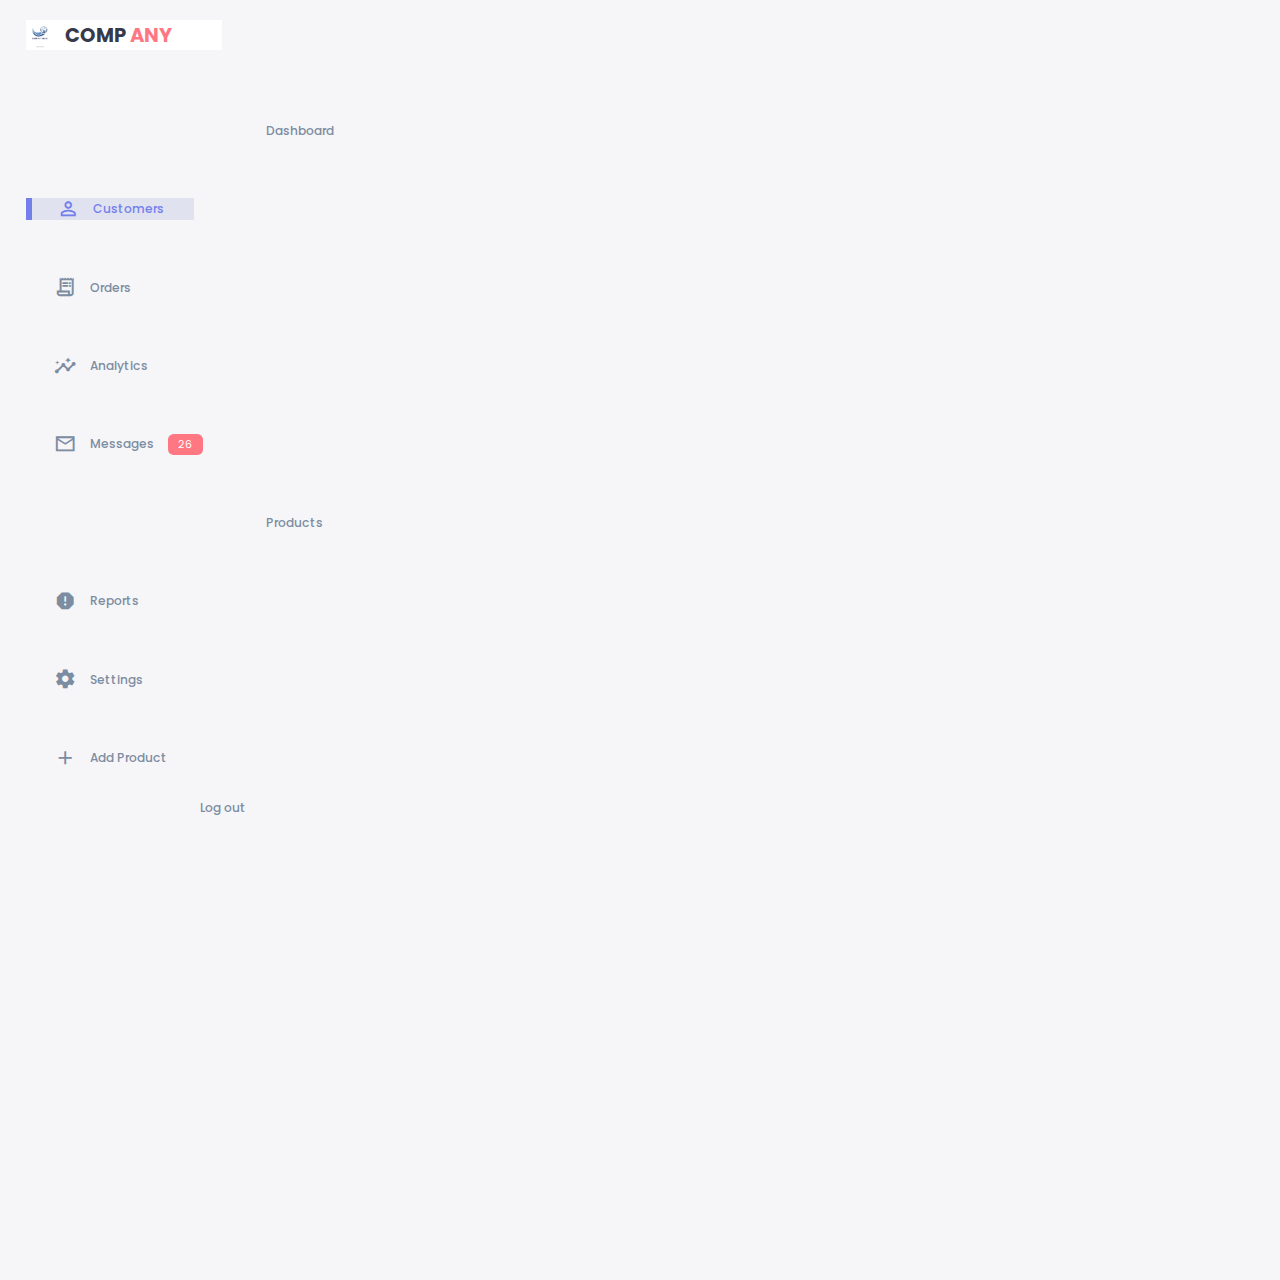
<file: reports.html>
<!DOCTYPE html>
<html lang="en">
<head>
    <meta charset="UTF-8">
    <meta http-equiv="X-UA-Compatible" content="IE=edge">
    <meta name="viewport" content="width=device-width, initial-scale=1.0">
    <link rel="stylesheet" href="https://fonts.googleapis.com/icon?family=Material+Icons+Sharp">
    <link rel="stylesheet" href="style.css">
    <title>Reports</title>
</head>
<body>
    <div class="container">
        <aside>
            <div class="top">
                <div class="logo">
                    <img src="./images/logo.png" alt="">
                    <h2>COMP <span class="danger">ANY</span></h2>
                </div>
                <div class="close" id="close-btn">
                    <span class="material-icons-sharp">close</span>
                </div>
            </div>

            <div class="sidebar">
                <a href="./index.html">
                    <span class="material-icons-sharp">grid_view</span>
                    <h3>Dashboard</h3>
                </a>
                <a href="./customers.html" class="active">
                    <span class="material-icons-sharp">person_outline</span>
                    <h3>Customers</h3>
                </a>
                <a href="./orders.html">
                    <span class="material-icons-sharp">receipt_long</span>
                    <h3>Orders</h3>
                </a>
                <a href="./analytics.html">
                    <span class="material-icons-sharp">insights</span>
                    <h3>Analytics</h3>
                </a>
                <a href="./messages.html">
                    <span class="material-icons-sharp">mail_outline</span>
                    <h3>Messages</h3>
                    <span class="message-count">26</span>
                </a>
                <a href="./orders.html">
                    <span class="material-icons-sharp">inventory</span>
                    <h3>Products</h3>
                </a>
                <a href="./reports.html">
                    <span class="material-icons-sharp">report</span>
                    <h3>Reports</h3>
                </a>
                <a href="./settings.html">
                    <span class="material-icons-sharp">settings</span>
                    <h3>Settings</h3>
                </a>
                <a href="./addproduct.html">
                    <span class="material-icons-sharp">add</span>
                    <h3>Add Product</h3>
                </a>
                <a href="./logout.html">
                    <span class="material-icons-sharp">logout</span>
                    <h3>Log out</h3>
                </a>
            </div>
        </aside>

</body>
</html>
</file>
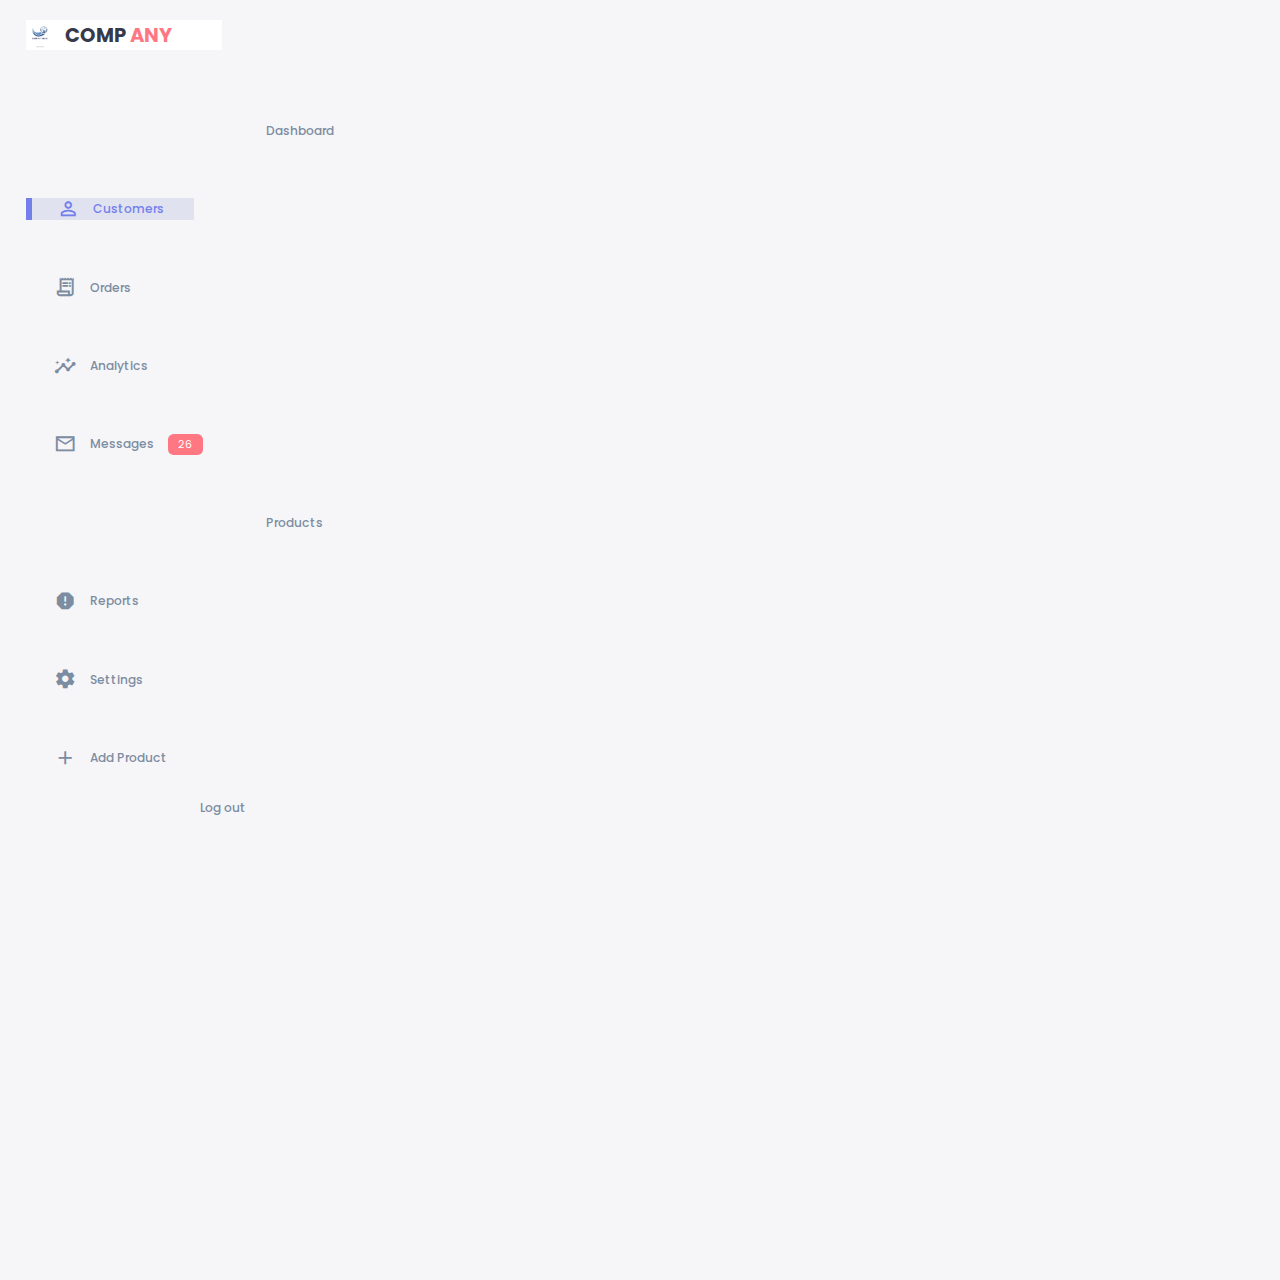
<file: settings.html>
<!DOCTYPE html>
<html lang="en">

<head>
    <meta charset="UTF-8">
    <meta http-equiv="X-UA-Compatible" content="IE=edge">
    <meta name="viewport" content="width=device-width, initial-scale=1.0">
    <link rel="stylesheet" href="https://fonts.googleapis.com/icon?family=Material+Icons+Sharp">
    <link rel="stylesheet" href="style.css">
    <title>Settings</title>
</head>
<body>
    <div class="container">
        <aside>
            <div class="top">
                <div class="logo">
                    <img src="./images/logo.png" alt="">
                    <h2>COMP <span class="danger">ANY</span></h2>
                </div>
                <div class="close" id="close-btn">
                    <span class="material-icons-sharp">close</span>
                </div>
            </div>

            <div class="sidebar">
                <a href="./index.html">
                    <span class="material-icons-sharp">grid_view</span>
                    <h3>Dashboard</h3>
                </a>
                <a href="./customers.html" class="active">
                    <span class="material-icons-sharp">person_outline</span>
                    <h3>Customers</h3>
                </a>
                <a href="./orders.html">
                    <span class="material-icons-sharp">receipt_long</span>
                    <h3>Orders</h3>
                </a>
                <a href="./analytics.html">
                    <span class="material-icons-sharp">insights</span>
                    <h3>Analytics</h3>
                </a>
                <a href="./messages.html">
                    <span class="material-icons-sharp">mail_outline</span>
                    <h3>Messages</h3>
                    <span class="message-count">26</span>
                </a>
                <a href="./orders.html">
                    <span class="material-icons-sharp">inventory</span>
                    <h3>Products</h3>
                </a>
                <a href="./reports.html">
                    <span class="material-icons-sharp">report</span>
                    <h3>Reports</h3>
                </a>
                <a href="./settings.html">
                    <span class="material-icons-sharp">settings</span>
                    <h3>Settings</h3>
                </a>
                <a href="./addproduct.html">
                    <span class="material-icons-sharp">add</span>
                    <h3>Add Product</h3>
                </a>
                <a href="./logout.html">
                    <span class="material-icons-sharp">logout</span>
                    <h3>Log out</h3>
                </a>
            </div>
        </aside>

</body>
</html>
</file>
<file: style.css>
@import url('https://fonts.googleapis.com/css2?family=Open+Sans&family=Poppins:wght@300;400;500;600;700;800&display=swap');


:root{
        --color-primary: #7380ec;
        --color-danger: #ff7782;
        --color-sucess: #41f1b6;
        --color-warning: #ffbb55;
        --color-white: #fff;
        --color-info-dark: #7d8da1;
        --color-info-light: #dce1eb;
        --color-dark: #363949;
        --color-light:rgba(132, 139, 200, 0.18);
        --color-primary-variant:#111e88;
        --color-dark-variant:#677483;
        --color-background: #f6f6f9;

        --card-border-radius: 2rem;
        --border-radius-1: 0.4rem;
        --border-radius-2: 0.8rem;
        --border-radius-3: 1.2rem;

        --card-padding: 1.8rem;
        --padding-1: 1.2rem;

        --box-shadow: 0 2rem 3rem var(--color-light);


}

*{
    margin: 0;
    padding: 0;
    outline: 0;
    appearance: none;
    border: 0;
    text-decoration: none;
    list-style: none;
    box-sizing: border-box;

}

html{
    font-size: 14px;
}

body{
    width: 100vw;
    height: 100vh;
    font-family: poppins, sans-serif;
    font-size: 0.88rem;
    background: var(--color-background);
    user-select: none;
    overflow-x: hidden;
    color: var(--color-dark);

}

.container{
    display: grid;
    width:96%;
    margin: 0 auto;
    gap: 1.8rem;
    grid-template-columns: 14rem auto 23rem;
}

aside{
    height: 100vw;
   
}

aside .top{
    background: white;
    display: flex;
    align-items: center;
    justify-content: space-between;
    margin-top: 1.4rem;
}

aside .logo{
    display: flex;
    gap: 0.8rem;
}

aside .logo img {
    width:2rem;
    height:2rem;
}

aside .close{
    display: none;
}

aside .sidebar{

    display: flex;
    flex-direction: column;
    height:86vh;
    position: relative;
    top:3rem;

}

aside h3{
   font-weight:500; 
}

aside .sidebar a{
    display: flex;
    color: var(--color-info-dark);
    margin: 2rem;
    gap: 1rem;
    align-items: center;
    position: relative;
    height: 3.7rem;
    transition: all 300ms ease;
}

aside .sidebar a span {
    font-size: 1.6rem;
}

aside .sidebar a:last-child{
    position: relative;
    bottom: 2rem;
    width: 100%;
}

aside .sidebar a.active{
    background: var(--color-light);
    color: var(--color-primary);
    margin-left: 0;
}

aside .sidebar a.active:before{
    content:'';
    width: 6px;
    height:100%;
    background: var(--color-primary)

}

aside .sidebar a.active span{
  color: var(--color-primary);
  margin-left: calc(1rem - 3px);
  transition: all 300ms ease;

}

aside .sidebar a:hover{
    color: var(--color-primary);
   
}

aside .sidebar a:hover span{
    margin-left: 1rem;
   
}
 aside .sidebar .message-count{
    background: var(--color-danger);
    color: var(--color-white);
    padding: 2px 10px;
    font-size: 11px;
    border-radius: var(--border-radius-1);

 }




a{
    color: var(--color-dark) ;
}

img{
    display: block;
    width: 100%;
}

h1{
    font-weight: 800;
    font-size: 1.8rem;
}

h2{
    font-size: 1.4rem;
}

h3{
    font-size: 0.87rem;
}

h4{
    font-size: 0.8rem;
}

h5{
    font-size: 0.77rem;
}

small{
    font-size:0.76rem
}

.profile-photo{
    width:2.8rem;
    height: 2.8rem;
    border-radius: 50%;
    overflow: hidden;
}

.text-muted{
    color: var(--color-info-dark)

}

p{
    color: var(--color-dark-variant)
}

b{
    color: var(--color-dark);
}

.primary{
    color: var(--color-primary)
}
.danger{
    color: var(--color-danger)
}
.success{
    color: var(--color-sucess)
}
.warning{
    color: var(--color-warning)
}

/* ===================================MAIN ============================*/

main{
    margin-top: 1.4rem ;
}

main .date{
    display: inline-block;
    background: var(--color-light);
    border-radius: var(--border-radius-1);
    margin-top: 1rem;
    padding: 0.5rem 1.6rem;

}

main .date input[type="date"] {
    background: transparent;
    color: var(--color-dark);
}

main .insights{
    display: grid;
    grid-template-columns:repeat(3, 1fr);
    gap: 1.6rem;
}

main .insights > div {
    background: var(--color-white);
    padding: var(--card-padding);
    border-radius: var(--card-border-radius);
    margin-top: 1rem;
    box-shadow: var(--box-shadow);
    transition: all 300ms ease;

}

main .insights > div:hover{
    box-shadow: none;

}

main .insights > div span{
    background: coral;
    padding: 0.5rem;
    border-radius: 50%;
    color: var(--color-white);
    font-size: 2rem;

}

main .insights > div.expenses span{
    background: var(--color-danger);
}

main .insights > div.income span {
    background: var(--color-sucess);
}

main .insights > div .middle{
    display: flex;
    align-items: center;
    justify-content: space-between;

}

main .insights h3{
    margin: 1rem 0 0.6rem;
    font-size: 1rem;
}

main .insights .progress{
    position: relative;
    width: 92px;
    height: 92px;
    border-radius: 50%;

}

main .insights svg{
    width: 7rem;
    height: 7rem;
}

main .insights svg circle{
    fill: none;
    stroke: var(--color-primary);
    stroke-width: 14;
    stroke-linecap: round;
    transform: translate(5px, 5px);
    stroke-dasharray: 110;
    stroke-dashoffset: 92;

}

main .insights .sales svg circle {
    stroke-dashoffset: -30;
    stroke-dasharray: 200;

}


main .insights .expenses svg circle {
    stroke-dashoffset: 20;
    stroke-dasharray: 80;
    
}

main .insights .income svg circle {
    stroke-dashoffset: 35;
    stroke-dasharray: 110;
    
}
main .insights .progress .number{
    position: absolute;
    top: 0;
    left: 0;
    height: 100%;
    width: 100%;
    display: flex;
    justify-content: center;
    align-items: center;
}

main .insights small{
    margin-top: 1.6rem;
    display: block;
}

/*=======================================Recent Orders======================*/

main .recent-orders{
    margin-top: 2rem;
    display: block;

}

main .recent-orders h2{
    margin-bottom: 0.8rem;
}


main .recent-orders table{
background: var(--color-white);
width: 100%;
border-radius: var(--card-border-radius);
padding: var(--card-padding);
text-align: center;
box-shadow: var(--box-shadow);
transition: all 300ms ease;
}

main .recent-orders table:hover{
    box-shadow: none;

}

main table tbody td{
    height: 2.8rem;
    border-bottom: 1px solid var(--color-light);
    color: var(--color-dark-variant);

}

main table tbody tr:last-child td {
    border: none;
}

main .recent-orders a{
    text-align: center;
    display: block;
    margin: 1rem auto;
    color: var(--color-primary);

}

/*===========================right====================*/

.right{
    margin-top: 1.4rem;
}



.right .top {
    display: flex;
    justify-content: end;
    gap: 2rem;
    
}

.right .top button{
    display: none;
}

.right .theme-toggler {
    background: var(--color-light);
    display: flex;
    justify-content: space-between;
    align-items: center;
    height: 1.6rem;
    width: 4.2rem;
    border-radius: var(--border-radius-1);
}

.right .theme-toggler span{
    font-size: 1.2rem;
    width: 50%;
    height: 100%;
    display: flex;
    align-items: center;
    justify-content: center;

}

.right .theme-toggler span.active{
    background: var(--color-primary);
    color: white;
    border-radius: var(--border-radius-1);
}

.right .top .profile{
    display: flex ;
    gap: 2rem;
    text-align: right;
}

/*===========================RECENT UPDATES====================*/

.right .recent-updates{
    margin-top: 1rem;
}

.right .recent-updates h2{
    margin-bottom: 0.8rem;
}

.right .recent-updates .updates{
    background: var(--color-white);
    padding: var(--card-padding);
    border-radius: var(--card-border-radius);
    box-shadow: var(--box-shadow);
    transition: all 300ms ease;
}

.right .recent-updates .updates:hover{
    box-shadow: none;

}

.right .recent-updates .updates .update{
    display: grid;
    grid-template-columns: 2.6rem auto;
    gap: 1rem;
    margin-bottom: 2rem;
} 

/*===========================SALES ANALYTICS ====================*/

.right .sales-analytics{
    margin-top: 2rem;

}

.right .sales-analytics h2{
    margin-bottom: 0.8rem;
}

.right .sales-analytics .item{
    background: var(--color-white);
    display: flex;
    align-items: center;
    gap: 1rem;
    margin-bottom: 0.7rem;
    padding: 1.4rem var(--card-padding);
    border-radius: var(--border-radius-3);
    box-shadow: var(--box-shadow);
    transition: all 300ms ease;


}

.right .sales-analytics .item:hover{
    box-shadow: none;
}


.right .sales-analytics .item .right{
    display: flex;
    justify-content: space-between;
    align-items: start;
    margin: 0;
    width: 100%;

}

.right .sales-analytics .item .icon{

    padding: 0.6rem;
    color: var(--color-white);
    border-radius: 50%;
    background: var(--color-primary);
    display: flex;

}

.right .sales-analytics .item.offline .icon{
    background: var(--color-danger);
}

.right .sales-analytics .item.customers .icon{
    background: var(--color-sucess);
}

.right .sales-analytics .add-product {
    background-color: transparent;
    border: 2px dashed var(--color-primary);
    color: var(--color-primary);
    display: flex;
    align-items: center;
    justify-content: center;
}

.right .sales-analytics .add-product div {
    display: flex;
    align-items: center;
    gap: 0.8rem;
}
</file>
